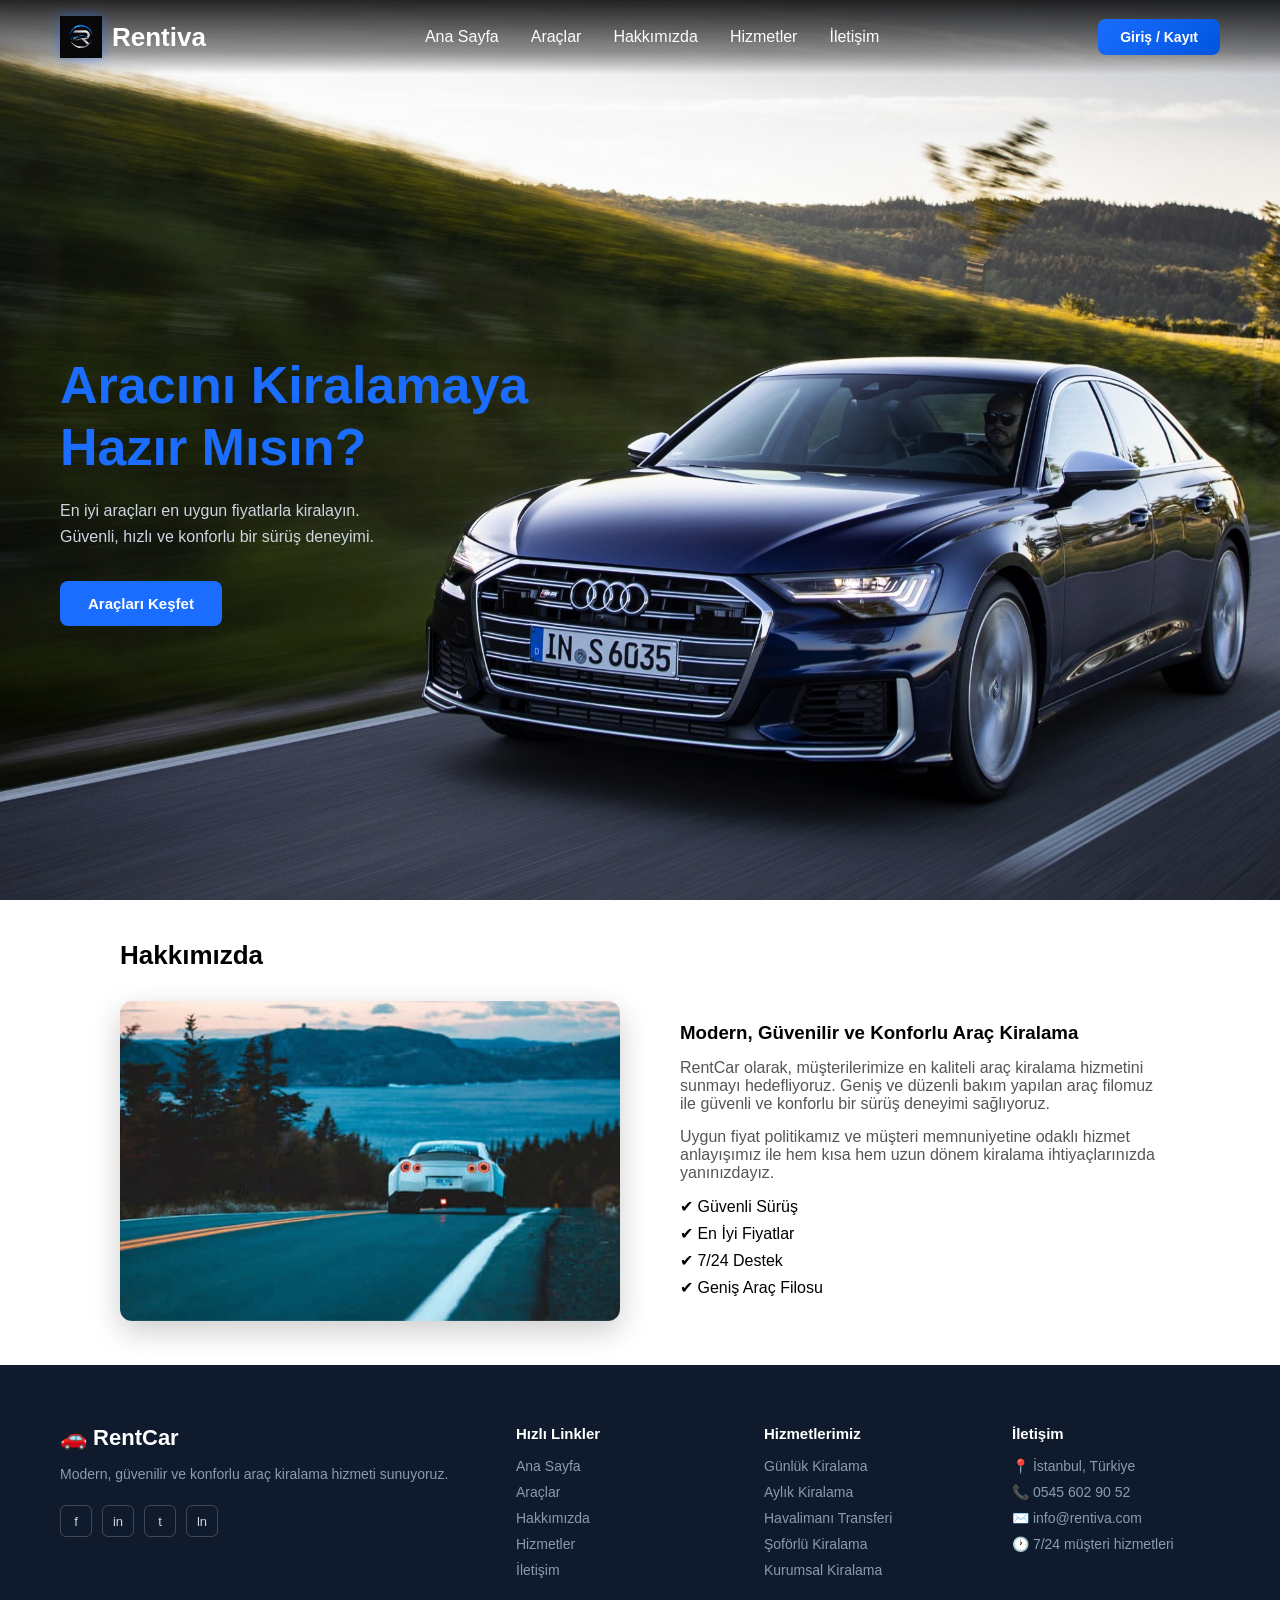
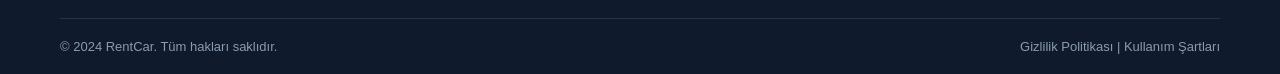
<file: frontend/index.html>
<!doctype html>
<html lang="tr">
  <head>
    <meta charset="UTF-8" />
    <meta name="viewport" content="width=device-width, initial-scale=1.0" />
    <title>RentCar</title>
    <link rel="stylesheet" href="css/style.css" />
    <link
      rel="stylesheet"
      href="https://cdnjs.cloudflare.com/ajax/libs/font-awesome/6.5.0/css/all.min.css"
    />
  </head>
  <body>
    <!-- NAVBAR -->
    <nav class="navbar">
      <div class="navbar-logo">
        <img src="image/logo.png" alt="logo" />
        <span>Rentiva</span>
      </div>

      <ul class="navbar-links">
        <li><a href="#">Ana Sayfa</a></li>
        <li><a href="araclar.html">Araçlar</a></li>
        <li><a href="#hakkimizda">Hakkımızda</a></li>
        <li><a href="#hakkimizda">Hizmetler</a></li>
        <li><a href="#iletisim">İletişim</a></li>
      </ul>

      <div class="navbar-buttons" id="navbarButtons">
        <!-- JS tarafından doldurulur -->
      </div>
    </nav>

    <!-- HERO -->
    <section class="hero">
      <div class="hero-content">
        <h1>
          Aracını Kiralamaya <br />
          Hazır <span>Mısın?</span>
        </h1>
        <p>
          En iyi araçları en uygun fiyatlarla kiralayın. <br />
          Güvenli, hızlı ve konforlu bir sürüş deneyimi.
        </p>
        <a href="araclar.html" class="btn-hero">Araçları Keşfet</a>
      </div>
    </section>

    <section class="about-wrapper" id="hakkimizda">
      <h2 class="section-title">Hakkımızda</h2>
      <div class="about">
        <div class="about-image">
          <img src="image/aboutfoto2.jpg" alt="" />
        </div>
        <div class="about-content">
          <h3>Modern, Güvenilir ve Konforlu Araç Kiralama</h3>
          <p>
            RentCar olarak, müşterilerimize en kaliteli araç kiralama hizmetini
            sunmayı hedefliyoruz. Geniş ve düzenli bakım yapılan araç filomuz
            ile güvenli ve konforlu bir sürüş deneyimi sağlıyoruz.
          </p>
          <p>
            Uygun fiyat politikamız ve müşteri memnuniyetine odaklı hizmet
            anlayışımız ile hem kısa hem uzun dönem kiralama ihtiyaçlarınızda
            yanınızdayız.
          </p>
          <ul class="about-features">
            <li>✔ Güvenli Sürüş</li>
            <li>✔ En İyi Fiyatlar</li>
            <li>✔ 7/24 Destek</li>
            <li>✔ Geniş Araç Filosu</li>
          </ul>
        </div>
      </div>
    </section>

    <!-- FOOTER -->
    <footer class="footer" id="iletisim">
      <div class="footer-icerik">
        <div class="footer-logo">
          <span class="footer-logo-text">🚗 RentCar</span>
          <p>Modern, güvenilir ve konforlu araç kiralama hizmeti sunuyoruz.</p>
          <div class="sosyal-medya">
            <a href="#">f</a>
            <a href="#">in</a>
            <a href="#">t</a>
            <a href="#">ln</a>
          </div>
        </div>
        <div class="footer-kolon">
          <h4>Hızlı Linkler</h4>
          <ul>
            <li><a href="#">Ana Sayfa</a></li>
            <li><a href="araclar.html">Araçlar</a></li>
            <li><a href="#hakkimizda">Hakkımızda</a></li>
            <li><a href="#">Hizmetler</a></li>
            <li><a href="#iletisim">İletişim</a></li>
          </ul>
        </div>
        <div class="footer-kolon">
          <h4>Hizmetlerimiz</h4>
          <ul>
            <li><a href="#">Günlük Kiralama</a></li>
            <li><a href="#">Aylık Kiralama</a></li>
            <li><a href="#">Havalimanı Transferi</a></li>
            <li><a href="#">Şoförlü Kiralama</a></li>
            <li><a href="#">Kurumsal Kiralama</a></li>
          </ul>
        </div>
        <div class="footer-kolon">
          <h4>İletişim</h4>
          <ul>
            <li>📍 İstanbul, Türkiye</li>
            <li>📞 0545 602 90 52</li>
            <li>✉️ info@rentiva.com</li>
            <li>🕐 7/24 müşteri hizmetleri</li>
          </ul>
        </div>
      </div>
      <div class="footer-alt">
        <span>© 2024 RentCar. Tüm hakları saklıdır.</span>
        <span>
          <a href="#">Gizlilik Politikası</a> |
          <a href="#">Kullanım Şartları</a>
        </span>
      </div>
    </footer>

    <script>
      // Navbar scroll efekti
      window.addEventListener("scroll", () => {
        const navbar = document.querySelector(".navbar");
        if (window.scrollY > 50) {
          navbar.classList.add("scrolled");
        } else {
          navbar.classList.remove("scrolled");
        }
      });

      // Token kontrolü → navbar butonunu belirle
      function navbarGuncelle() {
        const token = localStorage.getItem("token");
        const navbarButtons = document.getElementById("navbarButtons");

        if (token) {
          navbarButtons.innerHTML = `
          <a href="rezervasyonlarim.html" class="auth-btn" style="background:transparent; border:1px solid rgba(255,255,255,0.3);">Rezervasyonlarım</a>
          <button onclick="cikisYap()" class="auth-btn">Çıkış Yap</button>
        `;
        } else {
          navbarButtons.innerHTML = `
          <a href="login.html" class="auth-btn">Giriş / Kayıt</a>
        `;
        }
      }

      function cikisYap() {
        localStorage.clear();
        window.location.href = "login.html";
      }

      navbarGuncelle();
    </script>
  </body>
</html>
</file>
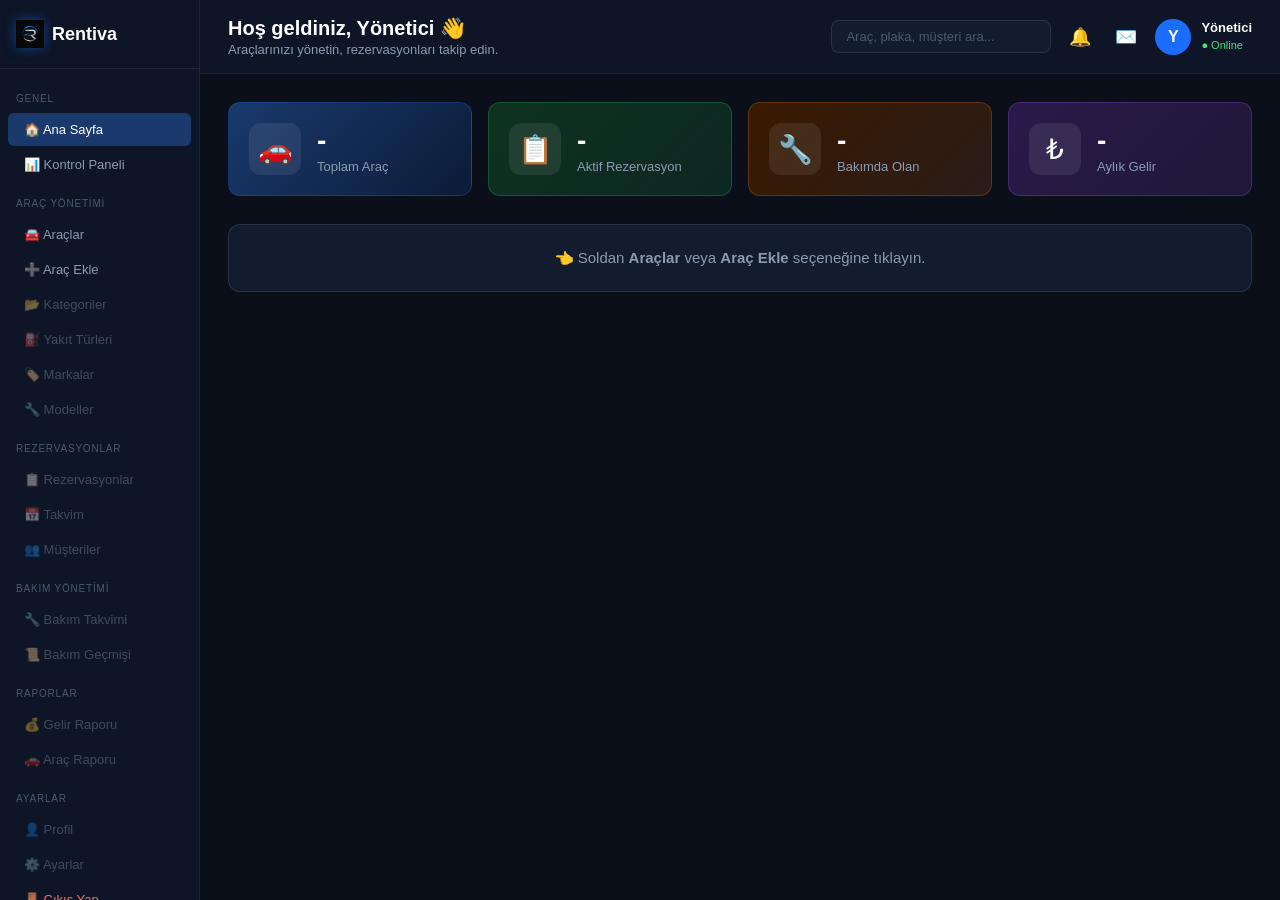
<file: frontend/admin.html>
<!doctype html>
<html lang="tr">
  <head>
    <meta charset="UTF-8" />
    <meta name="viewport" content="width=device-width, initial-scale=1.0" />
    <title>Rentiva - Yönetici Paneli</title>
    <link rel="stylesheet" href="css/admin.css" />
  </head>
  <body>
    <div class="admin-layout">
      <!-- SIDEBAR -->
      <aside class="sidebar">
        <div class="sidebar-logo">
          <img
            src="image/logo.png"
            alt="logo"
            style="
              width: 28px;
              height: 28px;
              filter: drop-shadow(0 0 6px rgba(26, 109, 255, 0.5));
            "
          />
          <strong>Rentiva</strong>
        </div>

        <div class="sidebar-section-label">GENEL</div>
        <nav class="sidebar-nav">
          <a href="#" class="nav-item active" onclick="showSection('dashboard')"
            >🏠 Ana Sayfa</a
          >
          <a href="#" class="nav-item" onclick="showSection('dashboard')"
            >📊 Kontrol Paneli</a
          >
        </nav>

        <div class="sidebar-section-label">ARAÇ YÖNETİMİ</div>
        <nav class="sidebar-nav">
          <a href="#" class="nav-item" onclick="showSection('araclar')"
            >🚘 Araçlar</a
          >
          <a href="#" class="nav-item" onclick="showSection('arac-ekle')"
            >➕ Araç Ekle</a
          >
          <a href="#" class="nav-item disabled">📂 Kategoriler</a>
          <a href="#" class="nav-item disabled">⛽ Yakıt Türleri</a>
          <a href="#" class="nav-item disabled">🏷️ Markalar</a>
          <a href="#" class="nav-item disabled">🔧 Modeller</a>
        </nav>

        <div class="sidebar-section-label">REZERVASYONLAR</div>
        <nav class="sidebar-nav">
          <a href="#" class="nav-item disabled">📋 Rezervasyonlar</a>
          <a href="#" class="nav-item disabled">📅 Takvim</a>
          <a href="#" class="nav-item disabled">👥 Müşteriler</a>
        </nav>

        <div class="sidebar-section-label">BAKIM YÖNETİMİ</div>
        <nav class="sidebar-nav">
          <a href="#" class="nav-item disabled">🔧 Bakım Takvimi</a>
          <a href="#" class="nav-item disabled">📜 Bakım Geçmişi</a>
        </nav>

        <div class="sidebar-section-label">RAPORLAR</div>
        <nav class="sidebar-nav">
          <a href="#" class="nav-item disabled">💰 Gelir Raporu</a>
          <a href="#" class="nav-item disabled">🚗 Araç Raporu</a>
        </nav>

        <div class="sidebar-section-label">AYARLAR</div>
        <nav class="sidebar-nav">
          <a href="#" class="nav-item disabled">👤 Profil</a>
          <a href="#" class="nav-item disabled">⚙️ Ayarlar</a>
          <a href="login.html" class="nav-item logout">🚪 Çıkış Yap</a>
        </nav>
      </aside>

      <!-- ANA İÇERİK -->
      <div class="main-content">
        <!-- ÜST BAR -->
        <header class="topbar">
          <div class="topbar-left">
            <h2 id="pageTitle">Hoş geldiniz, Yönetici 👋</h2>
            <p id="pageSubtitle">
              Araçlarınızı yönetin, rezervasyonları takip edin.
            </p>
          </div>
          <div class="topbar-right">
            <input
              type="text"
              placeholder="Araç, plaka, müşteri ara..."
              class="search-input"
            />
            <button class="icon-btn">🔔</button>
            <button class="icon-btn">✉️</button>
            <div class="admin-profile">
              <div class="avatar">Y</div>
              <div>
                <strong>Yönetici</strong>
                <span class="online">● Online</span>
              </div>
            </div>
          </div>
        </header>

        <!-- DASHBOARD -->
        <section id="section-dashboard" class="section">
          <div class="stat-cards">
            <div class="stat-card blue">
              <div class="stat-icon">🚗</div>
              <div>
                <div class="stat-value" id="statToplam">-</div>
                <div class="stat-label">Toplam Araç</div>
              </div>
            </div>
            <div class="stat-card green">
              <div class="stat-icon">📋</div>
              <div>
                <div class="stat-value">-</div>
                <div class="stat-label">Aktif Rezervasyon</div>
              </div>
            </div>
            <div class="stat-card orange">
              <div class="stat-icon">🔧</div>
              <div>
                <div class="stat-value">-</div>
                <div class="stat-label">Bakımda Olan</div>
              </div>
            </div>
            <div class="stat-card purple">
              <div class="stat-icon">₺</div>
              <div>
                <div class="stat-value">-</div>
                <div class="stat-label">Aylık Gelir</div>
              </div>
            </div>
          </div>

          <div class="dashboard-hint">
            <p>
              👈 Soldan <strong>Araçlar</strong> veya
              <strong>Araç Ekle</strong> seçeneğine tıklayın.
            </p>
          </div>
        </section>

        <!-- ARAÇ EKLE -->
        <section id="section-arac-ekle" class="section" style="display: none">
          <div class="section-card">
            <h3>Yeni Araç Ekle</h3>
            <p class="section-desc">
              Araç bilgilerini girerek sisteme kaydedin.
            </p>

            <div class="form-tabs">
              <button
                class="form-tab active"
                onclick="switchFormTab(this, 'arac-bilgileri')"
              >
                Araç Bilgileri
              </button>
              <button
                class="form-tab"
                onclick="switchFormTab(this, 'teknik-bilgiler')"
              >
                Teknik Bilgiler
              </button>
              <button
                class="form-tab"
                onclick="switchFormTab(this, 'ek-ozellikler')"
              >
                Ek Özellikler
              </button>
            </div>

            <!-- ARAÇ BİLGİLERİ -->
            <div id="tab-arac-bilgileri" class="form-tab-content">
              <div class="form-grid-3">
                <div class="input-group">
                  <label>Plaka *</label>
                  <input type="text" id="plaka" placeholder="34 ABC 123" />
                </div>
                <div class="input-group">
                  <label>Marka *</label>
                  <select id="marka">
                    <option value="">Seçiniz</option>
                    <option>BMW</option>
                    <option>Mercedes</option>
                    <option>Audi</option>
                    <option>Volkswagen</option>
                    <option>Toyota</option>
                    <option>Honda</option>
                    <option>Renault</option>
                    <option>Ford</option>
                    <option>Hyundai</option>
                    <option>Kia</option>
                  </select>
                </div>
                <div class="input-group">
                  <label>Model *</label>
                  <input type="text" id="model_adi" placeholder="3.20i" />
                </div>
                <div class="input-group">
                  <label>Kategori *</label>
                  <select id="kategori">
                    <option value="">Seçiniz</option>
                    <option>Sedan</option>
                    <option>Hatchback</option>
                    <option>SUV</option>
                    <option>Coupe</option>
                    <option>Minivan</option>
                    <option>Pickup</option>
                  </select>
                </div>
                <div class="input-group">
                  <label>Yakıt Türü *</label>
                  <select id="yakit_turu">
                    <option value="">Seçiniz</option>
                    <option>Benzin</option>
                    <option>Dizel</option>
                    <option>Elektrik</option>
                    <option>Hibrit</option>
                    <option>LPG</option>
                  </select>
                </div>
                <div class="input-group">
                  <label>Vites Türü *</label>
                  <select id="vites_turu">
                    <option value="">Seçiniz</option>
                    <option>Otomatik</option>
                    <option>Manuel</option>
                    <option>Yarı Otomatik</option>
                  </select>
                </div>
                <div class="input-group">
                  <label>Yıl *</label>
                  <input
                    type="number"
                    id="yil"
                    placeholder="2024"
                    min="2000"
                    max="2030"
                  />
                </div>
                <div class="input-group">
                  <label>Günlük Ücret (₺) *</label>
                  <input type="number" id="gunluk_ucret" placeholder="2500" />
                </div>
                <div class="input-group">
                  <label>Araç Durumu *</label>
                  <select id="durum">
                    <option value="uygun">Uygun</option>
                    <option value="rezerve">Rezerve</option>
                    <option value="bakimda">Bakımda</option>
                  </select>
                </div>
              </div>
              <div class="input-group full-width">
                <label>Açıklama</label>
                <textarea
                  id="aciklama"
                  placeholder="Araç hakkında açıklama giriniz..."
                  rows="3"
                ></textarea>
              </div>
              <div class="input-group full-width">
  <label>Araç Görseli</label>
  <input
    type="file"
    id="vehicleImage"
    accept="image/*"
  />
</div>
            </div>

            
            <!-- TEKNİK BİLGİLER -->
            <div
              id="tab-teknik-bilgiler"
              class="form-tab-content"
              style="display: none"
            >
              <div class="form-grid-3">
                <div class="input-group">
                  <label>Airbag Sayısı</label>
                  <input type="number" id="airbag_sayisi" placeholder="6" />
                </div>
              </div>
              <p class="coming-soon">
                Diğer teknik bilgiler yakında eklenecek.
              </p>
            </div>

            <!-- EK ÖZELLİKLER -->
            <div
              id="tab-ek-ozellikler"
              class="form-tab-content"
              style="display: none"
            >
              <div class="checkbox-grid">
                <label class="checkbox-item">
                  <input type="checkbox" id="klima" /> ❄️ Klima
                </label>
                <label class="checkbox-item">
                  <input type="checkbox" id="cocuk_koltugu" /> 👶 Çocuk Koltuğu
                </label>
                <label class="checkbox-item">
                  <input type="checkbox" id="apple_carplay" /> 📱 Apple CarPlay
                </label>
                <label class="checkbox-item">
                  <input type="checkbox" id="geri_kamera" /> 📷 Geri Görüş
                  Kamerası
                </label>
                <label class="checkbox-item">
                  <input type="checkbox" id="bluetooth" /> 🎵 Bluetooth
                </label>
                <label class="checkbox-item">
                  <input type="checkbox" id="navigasyon" /> 🗺️ Navigasyon
                </label>
              </div>
            </div>

            <div class="form-actions">
              <button class="btn-temizle" onclick="temizleForm()">
                🔄 Temizle
              </button>
              <button class="btn-kaydet" onclick="aracEkle()">
                🔧 Araç Kaydet
              </button>
            </div>
          </div>
        </section>

        <!-- ARAÇ LİSTESİ -->
        <section id="section-araclar" class="section" style="display: none">
          <div class="section-card">
            <div class="list-header">
              <h3>Araç Listesi</h3>
              <div class="list-actions">
                <input
                  type="text"
                  placeholder="Araç ara..."
                  class="search-input"
                  oninput="araclariFiltrele(this.value)"
                />
                <button class="btn-kaydet" onclick="showSection('arac-ekle')">
                  ➕ Yeni Araç
                </button>
              </div>
            </div>

            <div class="table-wrapper">
              <table class="arac-table">
                <thead>
                  <tr>
  <th>Foto</th>
  <th>Plaka</th>
  <th>Araç</th>
  <th>Kategori</th>
  <th>Yakıt</th>
  <th>Vites</th>
  <th>Yıl</th>
  <th>Günlük Ücret</th>
  <th>Durum</th>
  <th>İşlemler</th>
</tr>
                </thead>
                <tbody id="aracTableBody">
                  <tr>
                    <td colspan="10" class="empty-row">Henüz araç eklenmedi.</td>
                  </tr>
                </tbody>
              </table>
            </div>
          </div>
        </section>
      </div>
    </div>

    <script src="js/admin.js"></script>
  </body>
</html>
</file>
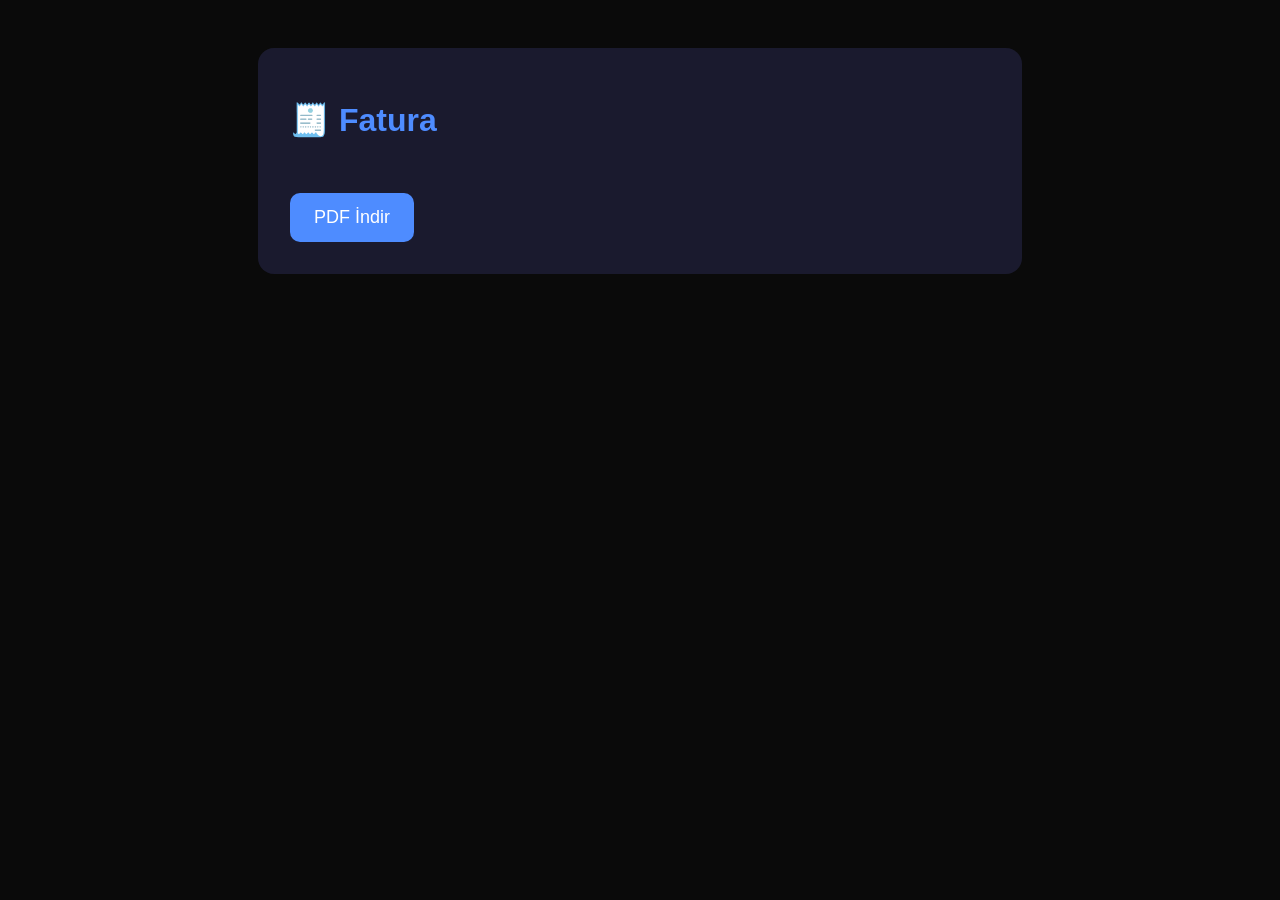
<file: frontend/fatura.html>
<!DOCTYPE html>
<html lang="tr">
<head>
<meta charset="UTF-8">
<title>Fatura</title>

<style>

body{
    background:#0a0a0a;
    color:white;
    font-family:Arial;
    padding:40px;
}

.fatura{
    background:#1a1a2e;
    padding:32px;
    border-radius:16px;
    max-width:700px;
    margin:auto;
}

h1{
    color:#4e8cff;
}

.satir{
    margin-top:18px;
    font-size:20px;
}

button{
    margin-top:32px;
    padding:14px 24px;
    border:none;
    border-radius:10px;
    background:#4e8cff;
    color:white;
    font-size:18px;
    cursor:pointer;
}

</style>
</head>

<body>

<div class="fatura">

    <h1>🧾 Fatura</h1>

    <div id="faturaDetay"></div>

    <button onclick="window.print()">

        PDF İndir

    </button>

</div>

<script>

async function faturayiGetir(){

    const invoiceId = 1;

    const response = await fetch(
        `http://localhost:8080/api/invoices/${invoiceId}`
    );

    const data = await response.json();

    document.getElementById(
        "faturaDetay"
    ).innerHTML = `

        <div class="satir">
        Fatura No:
        ${data.invoiceNo}
        </div>

        <div class="satir">
        Tarih:
        ${data.invoiceDate}
        </div>

        <div class="satir">
        Tutar:
        ₺${data.invoiceAmount}
        </div>

        <div class="satir">
        Durum:
        ${data.invoiceStatus}
        </div>

    `;
}

faturayiGetir();

</script>

</body>
</html>
</file>
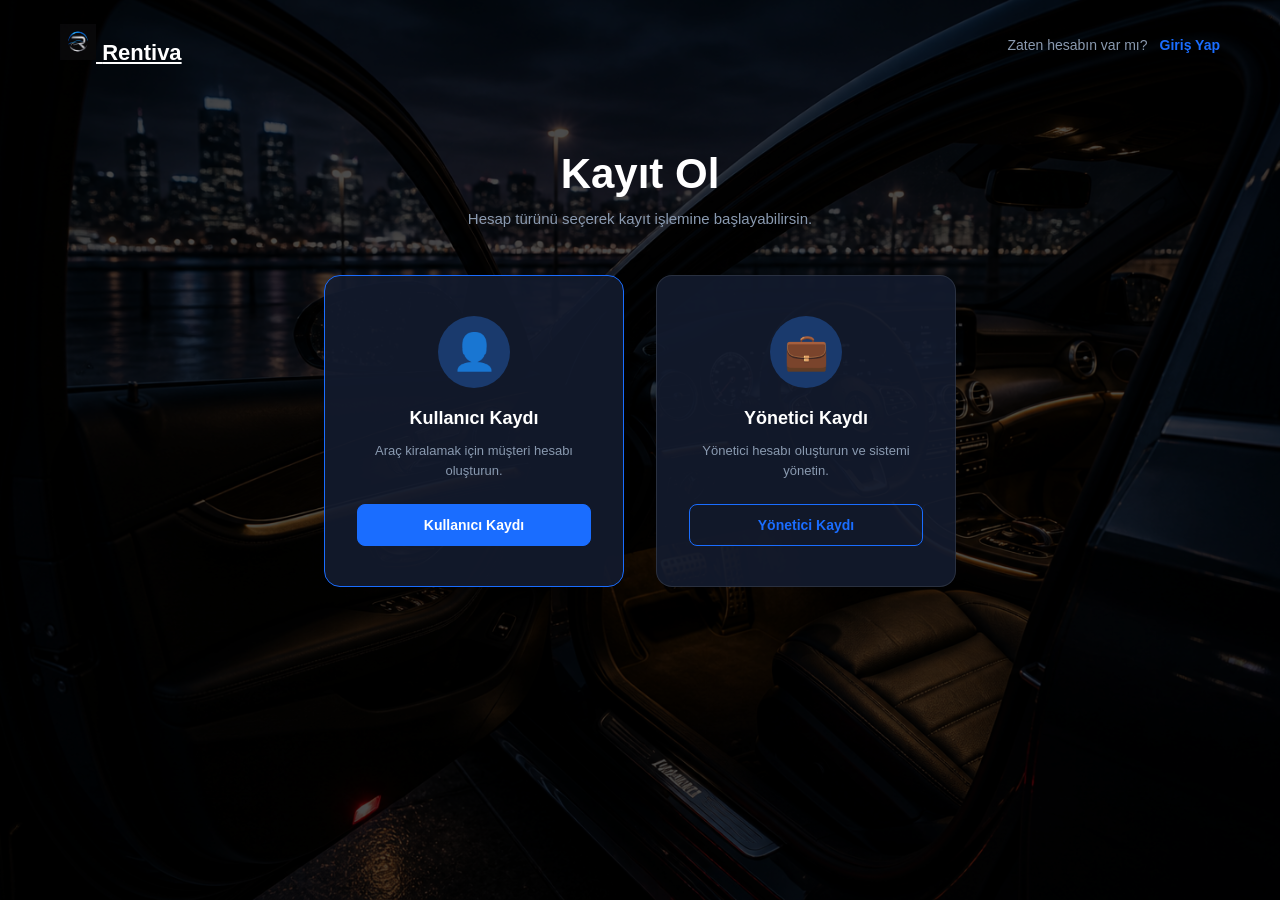
<file: frontend/register.html>
<!DOCTYPE html>
<html lang="tr">
<head>
  <meta charset="UTF-8">
  <meta name="viewport" content="width=device-width, initial-scale=1.0">
  <title>RentCar - Kayıt Ol</title>
  <link rel="stylesheet" href="css/register.css">
</head>
<body>
 
  <!-- ÜSTTE SEÇIM EKRANI -->
   
  <div class="register-page" id="selectionScreen">
    <div class="register-bg">
      <div class="register-bg-overlay"></div>
    </div>
 
 <div class="register-top-bar">
 <a href="index.html" class="logo">
  <img src="image/logo.png" alt="logo" style="width:36px; height:36px; object-fit:contain;">
  <span>Rentiva</span>
</a>
  
  <div class="top-bar-right">
    <span>Zaten hesabın var mı?</span>
    <a href="login.html">Giriş Yap</a>
  </div>
</div>

    <div class="selection-content">
      <h1>Kayıt Ol</h1>
      <p>Hesap türünü seçerek kayıt işlemine başlayabilirsin.</p>
 
      <div class="selection-cards">
        <div class="selection-card active" onclick="selectType('kullanici')">
          <div class="card-icon">👤</div>
          <h3>Kullanıcı Kaydı</h3>
          <p>Araç kiralamak için müşteri hesabı oluşturun.</p>
          <button class="btn-select active" id="btnKullanici">Kullanıcı Kaydı</button>
        </div>
 
        <div class="selection-card" onclick="selectType('yonetici')">
          <div class="card-icon">💼</div>
          <h3>Yönetici Kaydı</h3>
          <p>Yönetici hesabı oluşturun ve sistemi yönetin.</p>
          <button class="btn-select" id="btnYonetici">Yönetici Kaydı</button>
        </div>
      </div>
    </div>
  </div>
 
  <!-- KULLANICI FORMU -->
  <div class="form-screen" id="kullaniciForm" style="display:none;">
    <div class="form-bg">
      <div class="form-bg-overlay"></div>
    </div>
 
    <div class="form-container">
      <button class="btn-back" onclick="goBack()">← Geri Dön</button>
 
      <h2>Kullanıcı Kaydı</h2>
      <p class="form-subtitle">Lütfen bilgilerinizi eksiksiz doldurun.</p>
 
      <div class="form-body">
        <h3 class="section-title">Kişisel Bilgiler</h3>
      <div class="form-grid">
  <div class="input-group">
    <label>Ad Soyad</label>
    <input type="text" id="k_adsoyad" placeholder="Adınızı ve soyadınızı giriniz">
  </div>
  <div class="input-group">
    <label>TC Kimlik No</label>
    <input type="text" id="k_tc" placeholder="TC kimlik numaranızı giriniz" maxlength="11">
  </div>
  <div class="input-group">
    <label>Telefon</label>
    <input type="tel" id="k_telefon" placeholder="Telefon numaranızı giriniz">
  </div>
  <div class="input-group">
    <label>E-posta</label>
    <input type="email" id="k_email" placeholder="E-posta adresinizi giriniz">
  </div>
  <div class="input-group">
    <label>Şifre</label>
    <div class="input-with-eye">
      <input type="password" id="k_sifre" placeholder="Şifrenizi belirleyiniz">
      <span onclick="togglePass('k_sifre')">👁️</span>
    </div>
  </div>
  <div class="input-group">
    <label>Şifre Tekrar</label>
    <input type="password" id="k_sifre2" placeholder="Şifrenizi tekrar giriniz">
  </div>
</div>
 
        <h3 class="section-title">Ehliyet Bilgileri</h3>
        <div class="form-grid">
          <div class="input-group">
            <label>Ehliyet No</label>
            <input type="text" id="k_ehliyet" placeholder="Ehliyet numaranızı giriniz">
          </div>
          <div class="input-group">
            <label>Ehliyet Görseli</label>
            <div class="file-upload" onclick="document.getElementById('k_ehliyet_file').click()">
              <input type="file" id="k_ehliyet_file" accept=".jpg,.png" style="display:none" onchange="showFileName(this)">
              <div class="file-upload-inner" id="k_file_label">
                <span class="file-icon">⬆️</span>
                <span>Ehliyet görselinizi yükleyiniz<br><small>(JPG, PNG)</small></span>
              </div>
            </div>
          </div>
        </div>
 
        <button class="btn-submit" onclick="registerKullanici()">Kaydı Tamamla</button>
      </div>
    </div>
  </div>
 
  <!-- YÖNETİCİ FORMU -->
  <div class="form-screen" id="yoneticiForm" style="display:none;">
    <div class="form-bg">
      <div class="form-bg-overlay"></div>
    </div>
 
    <div class="form-container">
      <button class="btn-back" onclick="goBack()">← Geri Dön</button>
 
      <h2>Yönetici Kaydı</h2>
      <p class="form-subtitle">Lütfen bilgilerinizi eksiksiz doldurun.</p>
 
      <div class="form-body">
        <h3 class="section-title">Kişisel Bilgiler</h3>
    <div class="form-grid">
  <div class="input-group">
    <label>Ad Soyad</label>
    <input type="text" id="y_adsoyad" placeholder="Adınızı ve soyadınızı giriniz">
  </div>
  <div class="input-group">
    <label>TC Kimlik No</label>
    <input type="text" id="y_tc" placeholder="TC kimlik numaranızı giriniz" maxlength="11">
  </div>
  <div class="input-group">
    <label>Telefon</label>
    <input type="tel" id="y_telefon" placeholder="Telefon numaranızı giriniz">
  </div>
  <div class="input-group">
    <label>E-posta</label>
    <input type="email" id="y_email" placeholder="E-posta adresinizi giriniz">
  </div>
  <div class="input-group">
    <label>Şifre</label>
    <div class="input-with-eye">
      <input type="password" id="y_sifre" placeholder="Şifrenizi belirleyiniz">
      <span onclick="togglePass('y_sifre')">👁️</span>
    </div>
  </div>
  <div class="input-group">
    <label>Şifre Tekrar</label>
    <input type="password" id="y_sifre2" placeholder="Şifrenizi tekrar giriniz">
  </div>
</div>
 
        <h3 class="section-title">Şirket Bilgileri</h3>
        <div class="form-grid">
  <div class="input-group">
    <label>Şirket Adı</label>
    <input type="text" id="y_sirket" placeholder="Şirket adınızı giriniz">
  </div>
  <div class="input-group">
    <label>Vergi No</label>
    <input type="text" id="y_vergino" placeholder="Vergi numaranızı giriniz">
  </div>
  <div class="input-group">
    <label>Şirket Telefonu</label>
    <input type="tel" id="y_sirket_tel" placeholder="Şirket telefon numarası">
  </div>
  <div class="input-group">
  <label>İl</label>
  <input type="text" id="y_city" placeholder="İl giriniz">
</div>

<div class="input-group">
  <label>İlçe</label>
  <input type="text" id="y_district" placeholder="İlçe giriniz">
</div>
<div class="input-group">
  <label>Mahalle</label>
  <input type="text" id="y_neighborhood" placeholder="Mahalle giriniz">
</div>
<div class="input-group">
  <label>Sokak</label>
  <input type="text" id="y_street" placeholder="Sokak giriniz">
</div>
<div class="input-group">
  <label>Bina No</label>
  <input type="text" id="y_buildingNo" placeholder="Bina no giriniz">
</div>
<div class="input-group">
  <label>Şirket E-postası</label>
  <input type="email" id="y_companyEmail" placeholder="Şirket e-posta adresi">
</div>
</div>
 
        <h3 class="section-title">Görev Bilgileri</h3>
        <div class="form-grid">
          <div class="input-group full-width">
            <label>Görev</label>
            <select id="y_gorev">
              <option value="">Görevinizi seçiniz</option>
              <option value="mudur">Müdür</option>
              <option value="supervisor">Supervisor</option>
              <option value="staff">Personel</option>
            </select>
          </div>
        </div>
 
        <button class="btn-submit" onclick="registerYonetici()">Kaydı Tamamla</button>
      </div>
    </div>
  </div>
 
  <script src="js/register.js"></script>
</body>
</html>
</file>
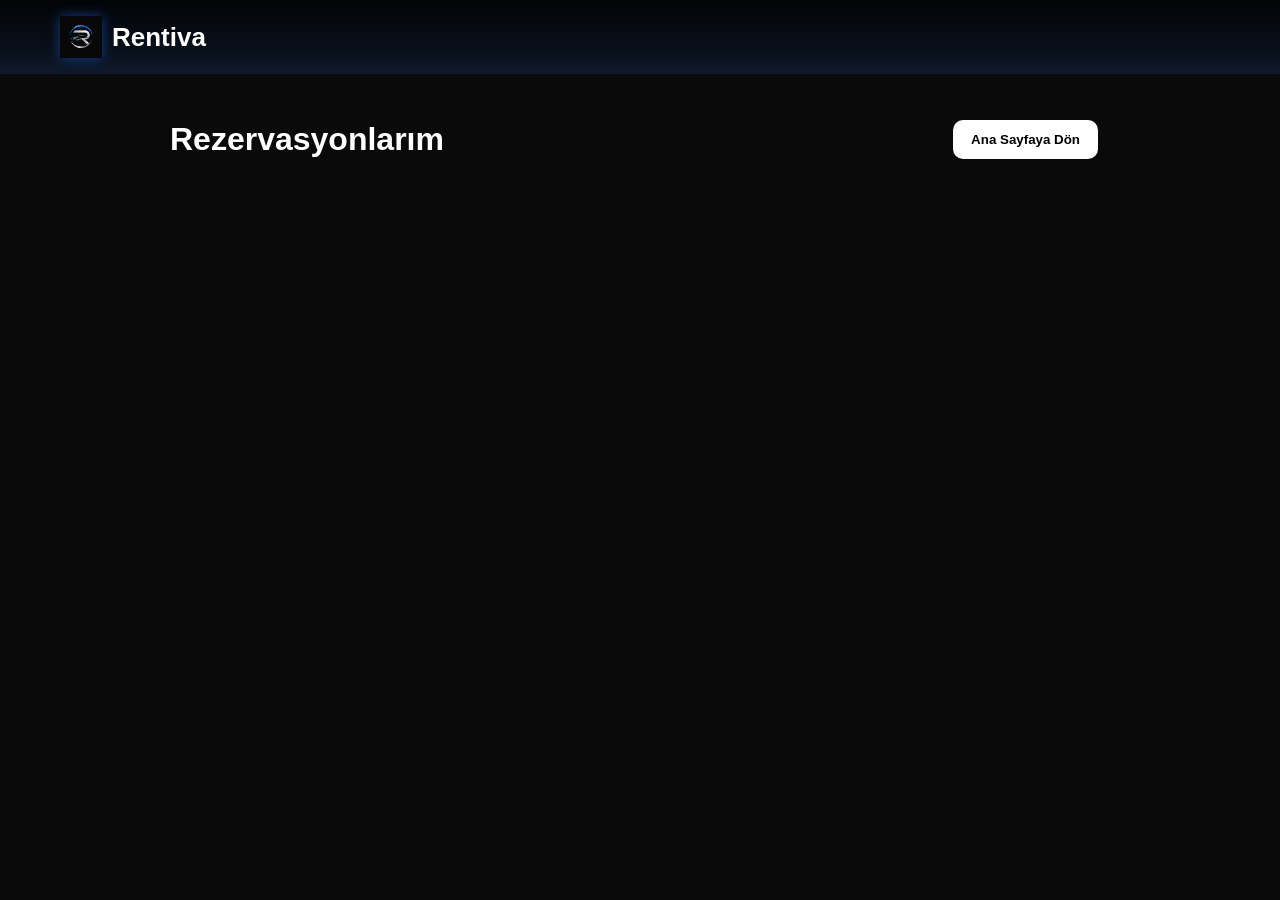
<file: frontend/rezervasyonlarim.html>
<!doctype html>
<html lang="tr">

<head>
  <meta charset="UTF-8">
  <meta name="viewport"
        content="width=device-width, initial-scale=1.0">

  <title>Rezervasyonlarım</title>

  <link rel="stylesheet" href="css/style.css">

  <style>

    body{
      background:#0a0a0a;
      color:white;
      font-family:Arial;
      padding-top:90px;
    }

    .container{
      max-width:1000px;
      margin:auto;
      padding:30px;
    }

    .ust{
      display:flex;
      justify-content:space-between;
      align-items:center;
      margin-bottom:30px;
    }

    .kart{
      background:#1a1a2e;
      border-radius:16px;
      padding:24px;
      margin-bottom:24px;
      display:flex;
      gap:24px;
      align-items:flex-start;
    }

    .kart img{
      width:260px;
      border-radius:12px;
    }

    .bilgi{
      flex:1;
    }

    .bilgi h2{
      margin-bottom:16px;
      color:#4e8cff;
    }

    .bilgi p{
      margin-bottom:10px;
      color:#ddd;
    }

    .fiyat{
      font-size:26px;
      font-weight:bold;
      margin-top:14px;
      color:white;
    }

    .btnlar{
      margin-top:20px;
    }

    button{
      padding:12px 18px;
      border:none;
      border-radius:10px;
      cursor:pointer;
      margin-right:12px;
      font-weight:bold;
    }

    .iptal{
      background:#ff4d4d;
      color:white;
    }

    .fatura{
      background:#4e8cff;
      color:white;
    }

    .anasayfa{
      background:white;
      color:black;
    }

  </style>

</head>

<body>

<nav class="navbar scrolled">

  <div class="navbar-logo">
    <img src="image/logo.png">
    <span>Rentiva</span>
  </div>

</nav>

<div class="container">

  <div class="ust">

    <h1>Rezervasyonlarım</h1>

    <button class="anasayfa"
            onclick="anasayfa()">

      Ana Sayfaya Dön

    </button>

  </div>

  <div id="rezervasyonlar"></div>

</div>

<script>

async function rezervasyonlariGetir(){

  const userId = 1;

  const response = await fetch(
    `http://localhost:8080/api/reservations/customer/${userId}`
  );

  const data = await response.json();

  const container =
    document.getElementById(
      "rezervasyonlar"
    );

  container.innerHTML = "";

  const aktifler =
    data.filter(
      r => r.status !== "CANCELLED"
    );

  if(aktifler.length === 0){

    container.innerHTML =
      "<p>Henüz rezervasyon yok.</p>";

    return;
  }

  aktifler.forEach(r => {

    container.innerHTML += `

      <div class="kart">

        <img
        src="http://127.0.0.1:5500/${r.vehicle.imageUrl}">

        <div class="bilgi">

          <h2>
            ${r.vehicle.plateNo}
          </h2>

          <p>
            Başlangıç:
            ${r.startDate}
          </p>

          <p>
            Bitiş:
            ${r.endDate}
          </p>

          <p>
            Durum:
            ${r.status}
          </p>

          <div class="fiyat">

            ₺${r.totalAmount}

          </div>

          <div class="btnlar">

            <button
            class="iptal"
            onclick="rezervasyonIptal(${r.id})">

              İptal Et

            </button>

            <button
            class="fatura"
            onclick="faturayaGit(${r.id})">

              Faturayı Gör

            </button>

          </div>

        </div>

      </div>

    `;
  });
}

async function rezervasyonIptal(id){

  const response = await fetch(
    `http://localhost:8080/api/reservations/${id}/cancel`,
    {
      method:"PUT"
    }
  );

  if(response.ok){

    alert("Rezervasyon iptal edildi");

    rezervasyonlariGetir();

  }else{

    alert("İşlem başarısız");
  }
}

function faturayaGit(id){

  localStorage.setItem(
    "invoiceId",
    1
  );

  window.location.href =
    "fatura.html";
}

function anasayfa(){

  window.location.href =
    "index.html";
}

rezervasyonlariGetir();

</script>

</body>
</html>
</file>
<file: frontend/css/style.css>
* {
  margin: 0;
  padding: 0;
  box-sizing: border-box;
  font-family: "Segoe UI", sans-serif;
}

html {
  scroll-behavior: smooth;
}

/* ===== NAVBAR ===== */
.navbar-logo span {
  font-size: 26px;
}

.navbar {
  display: flex;
  align-items: center;
  justify-content: space-between;
  padding: 16px 60px;
  position: fixed;
  top: 0;
  left: 0;
  right: 0;
  z-index: 1000;
  background: linear-gradient(
    to bottom,
    rgba(0, 0, 0, 0.85) 0%,
    rgba(0, 0, 0, 0.4) 70%,
    transparent 100%
  );
  transition: background-color 0.3s;
}

.navbar.scrolled {
  background-color: #0f1b2d;
}

.navbar-logo img {
  width: 42px;
  height: 42px;
  filter: drop-shadow(0 0 6px rgba(26, 109, 255, 0.5));
}

.navbar-logo {
  display: flex;
  align-items: center;
  gap: 10px;
  color: white;
  font-size: 20px;
  font-weight: 700;
}

.navbar-links {
  list-style: none;
  display: flex;
  gap: 32px;
}

.navbar-links a {
  color: rgb(252, 252, 252);
  text-decoration: none;
  border-bottom: none;
  padding-bottom: 4px;
  transition: border-bottom 0.2s;
}

.navbar-links a:hover {
  border-bottom: 2px solid rgb(253, 253, 253);
}

.navbar-buttons {
  display: flex;
  gap: 12px;
  align-items: center;
}

.auth-btn {
  padding: 10px 22px;
  border-radius: 8px;
  background: linear-gradient(135deg, #1a6dff, #0055dd);
  color: white;
  text-decoration: none;
  font-size: 14px;
  font-weight: 600;
  transition: 0.3s;
  border: none;
  cursor: pointer;
  font-family: "Segoe UI", sans-serif;
}

.auth-btn:hover {
  transform: translateY(-2px);
  box-shadow: 0 6px 15px rgba(26, 109, 255, 0.4);
}

/* ===== HERO ===== */
.hero {
  background-image: url("../image/aaaudi.jpeg");
  background-size: cover;
  background-position: center;
  min-height: 100vh;
  display: flex;
  align-items: center;
  padding: 0 60px;
  max-height: 100vh;
  padding-top: 80px;
  overflow: hidden;
}

.hero-content {
  max-width: 500px;
}

.hero-content h1 {
  font-size: 52px;
  font-weight: 800;
  color: #1a6dff;
  line-height: 1.2;
  margin-bottom: 20px;
}

.hero-content h1 span {
  color: #1a6dff;
}

.hero-content p {
  color: #cdd6e0;
  font-size: 16px;
  line-height: 1.6;
  margin-bottom: 32px;
}

.btn-hero {
  display: inline-block;
  background-color: #1a6dff;
  color: white;
  padding: 14px 28px;
  border-radius: 8px;
  text-decoration: none;
  font-size: 15px;
  font-weight: 600;
  transition: background-color 0.2s;
}

.btn-hero:hover {
  background-color: #0055dd;
}

/* ===== ABOUT ===== */
.about-wrapper {
  padding: 40px 120px;
}

.section-title {
  font-size: 26px;
  margin-bottom: 30px;
  font-weight: bold;
}

.about {
  display: flex;
  align-items: center;
  gap: 60px;
}

.about-image img {
  width: 500px;
  height: 320px;
  object-fit: cover;
  border-radius: 12px;
  box-shadow: 0 10px 30px rgba(0, 0, 0, 0.2);
}

.about-content {
  max-width: 500px;
}

.about-content h3 {
  margin-bottom: 15px;
}

.about-content p {
  margin-bottom: 15px;
  color: #555;
}

.about-features {
  list-style: none;
  padding: 0;
}

.about-features li {
  margin-bottom: 8px;
}

/* ===== FOOTER ===== */
.footer {
  background-color: #0f1b2d;
  padding: 60px 60px 0 60px;
  color: #cdd6e0;
}

.footer-icerik {
  display: grid;
  grid-template-columns: 2fr 1fr 1fr 1fr;
  gap: 40px;
  padding-bottom: 40px;
  border-bottom: 1px solid rgba(255, 255, 255, 0.1);
}

.footer-logo-text {
  font-size: 22px;
  font-weight: 700;
  color: white;
  display: block;
  margin-bottom: 12px;
}

.footer-logo p {
  font-size: 14px;
  line-height: 1.6;
  color: #8a9ab0;
  margin-bottom: 20px;
}

.sosyal-medya {
  display: flex;
  gap: 10px;
}

.sosyal-medya a {
  width: 32px;
  height: 32px;
  border: 1px solid rgba(255, 255, 255, 0.2);
  border-radius: 6px;
  color: #cdd6e0;
  text-decoration: none;
  display: flex;
  align-items: center;
  justify-content: center;
  font-size: 13px;
  transition: background-color 0.2s;
}

.sosyal-medya a:hover {
  background-color: rgba(255, 255, 255, 0.1);
}

.footer-kolon h4 {
  color: white;
  font-size: 15px;
  font-weight: 600;
  margin-bottom: 16px;
}

.footer-kolon ul {
  list-style: none;
  display: flex;
  flex-direction: column;
  gap: 10px;
}

.footer-kolon ul li {
  font-size: 14px;
  color: #8a9ab0;
}

.footer-kolon ul a {
  text-decoration: none;
  color: #8a9ab0;
  transition: color 0.2s;
}

.footer-kolon ul a:hover {
  color: white;
}

.footer-alt {
  display: flex;
  justify-content: space-between;
  align-items: center;
  padding: 20px 0;
  font-size: 13px;
  color: #8a9ab0;
}

.footer-alt a {
  color: #8a9ab0;
  text-decoration: none;
}

.footer-alt a:hover {
  color: white;
}

/* ===== GENEL BUTON (araclar.html için) ===== */
.btn-solid {
  padding: 10px 22px;
  border-radius: 8px;
  background: linear-gradient(135deg, #1a6dff, #0055dd);
  color: white;
  font-size: 14px;
  font-weight: 600;
  border: none;
  cursor: pointer;
  transition: 0.3s;
  font-family: "Segoe UI", sans-serif;
}

.btn-solid:hover {
  transform: translateY(-2px);
  box-shadow: 0 6px 15px rgba(26, 109, 255, 0.4);
}
</file>
<file: frontend/css/admin.css>
* {
  margin: 0;
  padding: 0;
  box-sizing: border-box;
  font-family: "Segoe UI", sans-serif;
}

body {
  background-color: #0a0f1a;
  color: white;
  height: 100vh;
  overflow: hidden;
}

/* ===== LAYOUT ===== */
.admin-layout {
  display: flex;
  height: 100vh;
}

/* ===== SIDEBAR ===== */
.sidebar {
  width: 200px;
  min-width: 200px;
  background-color: #0d1526;
  border-right: 1px solid rgba(255, 255, 255, 0.07);
  display: flex;
  flex-direction: column;
  gap: 4px;
  padding: 20px 0;
  overflow-y: auto;
}

.sidebar-logo {
  display: flex;
  align-items: center;
  gap: 8px;
  padding: 0 16px 20px;
  font-size: 18px;
  font-weight: 700;
  color: white;
  border-bottom: 1px solid rgba(255, 255, 255, 0.07);
  margin-bottom: 8px;
}

.sidebar-section-label {
  font-size: 10px;
  color: #4a5a70;
  padding: 12px 16px 4px;
  letter-spacing: 0.8px;
}

.sidebar-nav {
  display: flex;
  flex-direction: column;
}

.nav-item {
  display: flex;
  align-items: center;
  gap: 8px;
  padding: 9px 16px;
  font-size: 13px;
  color: #8a9ab0;
  text-decoration: none;
  border-radius: 6px;
  margin: 1px 8px;
  transition: all 0.2s;
  cursor: pointer;
}

.nav-item:hover {
  background-color: rgba(255, 255, 255, 0.05);
  color: white;
}

.nav-item.active {
  background-color: #1a3a6d;
  color: white;
}

.nav-item.disabled {
  opacity: 0.4;
  pointer-events: none;
}

.nav-item.logout {
  color: #ff6b6b;
}

.nav-item.logout:hover {
  background-color: rgba(255, 100, 100, 0.1);
}

/* ===== MAIN ===== */
.main-content {
  flex: 1;
  display: flex;
  flex-direction: column;
  overflow: hidden;
}

/* ===== TOPBAR ===== */
.topbar {
  display: flex;
  justify-content: space-between;
  align-items: center;
  padding: 16px 28px;
  background-color: #0d1526;
  border-bottom: 1px solid rgba(255, 255, 255, 0.07);
  flex-shrink: 0;
}

.topbar-left h2 {
  font-size: 20px;
  font-weight: 700;
}

.topbar-left p {
  font-size: 13px;
  color: #8a9ab0;
  margin-top: 2px;
}

.topbar-right {
  display: flex;
  align-items: center;
  gap: 12px;
}

.search-input {
  padding: 8px 14px;
  background-color: #131b2e;
  border: 1px solid rgba(255, 255, 255, 0.1);
  border-radius: 8px;
  color: white;
  font-size: 13px;
  outline: none;
  width: 220px;
}

.search-input::placeholder {
  color: #4a5a70;
}

.icon-btn {
  background: transparent;
  border: none;
  font-size: 18px;
  cursor: pointer;
  padding: 6px;
}

.admin-profile {
  display: flex;
  align-items: center;
  gap: 10px;
  cursor: pointer;
}

.avatar {
  width: 36px;
  height: 36px;
  border-radius: 50%;
  background-color: #1a6dff;
  display: flex;
  align-items: center;
  justify-content: center;
  font-weight: 700;
  font-size: 16px;
}

.admin-profile strong {
  display: block;
  font-size: 13px;
}

.online {
  font-size: 11px;
  color: #4ade80;
}

/* ===== SECTIONS ===== */
.section {
  flex: 1;
  overflow-y: auto;
  padding: 28px;
}

/* ===== STAT CARDS ===== */
.stat-cards {
  display: grid;
  grid-template-columns: repeat(4, 1fr);
  gap: 16px;
  margin-bottom: 28px;
}

.stat-card {
  border-radius: 12px;
  padding: 20px;
  display: flex;
  align-items: center;
  gap: 16px;
}

.stat-card.blue {
  background: linear-gradient(135deg, #1a3a6d, #1a6dff22);
  border: 1px solid #1a6dff44;
}
.stat-card.green {
  background: linear-gradient(135deg, #0f3320, #22c55e22);
  border: 1px solid #22c55e44;
}
.stat-card.orange {
  background: linear-gradient(135deg, #3a1a00, #f9731622);
  border: 1px solid #f9731644;
}
.stat-card.purple {
  background: linear-gradient(135deg, #2a1a4a, #a855f722);
  border: 1px solid #a855f744;
}

.stat-icon {
  font-size: 28px;
  width: 52px;
  height: 52px;
  border-radius: 12px;
  background: rgba(255, 255, 255, 0.08);
  display: flex;
  align-items: center;
  justify-content: center;
}

.stat-value {
  font-size: 28px;
  font-weight: 700;
}

.stat-label {
  font-size: 13px;
  color: #8a9ab0;
  margin-top: 2px;
}

.dashboard-hint {
  background-color: #131b2e;
  border: 1px solid rgba(255, 255, 255, 0.1);
  border-radius: 12px;
  padding: 24px;
  text-align: center;
  color: #8a9ab0;
  font-size: 15px;
}

/* ===== SECTION CARD ===== */
.section-card {
  background-color: #0d1526;
  border: 1px solid rgba(255, 255, 255, 0.07);
  border-radius: 16px;
  padding: 28px;
}

.section-card h3 {
  font-size: 18px;
  font-weight: 700;
  margin-bottom: 6px;
}

.section-desc {
  font-size: 13px;
  color: #8a9ab0;
  margin-bottom: 24px;
}

/* ===== FORM TABS ===== */
.form-tabs {
  display: flex;
  gap: 0;
  border-bottom: 1px solid rgba(255, 255, 255, 0.1);
  margin-bottom: 28px;
}

.form-tab {
  padding: 10px 20px;
  background: transparent;
  border: none;
  color: #8a9ab0;
  font-size: 14px;
  cursor: pointer;
  border-bottom: 2px solid transparent;
  transition: all 0.2s;
}

.form-tab.active {
  color: #1a6dff;
  border-bottom-color: #1a6dff;
}

/* ===== FORM GRID ===== */
.form-grid-3 {
  display: grid;
  grid-template-columns: repeat(3, 1fr);
  gap: 20px;
  margin-bottom: 20px;
}

.input-group {
  display: flex;
  flex-direction: column;
  gap: 8px;
}

.input-group.full-width {
  grid-column: 1 / -1;
}

.input-group label {
  font-size: 13px;
  color: #cdd6e0;
}

.input-group input,
.input-group select,
.input-group textarea {
  padding: 10px 14px;
  background-color: #131b2e;
  border: 1px solid rgba(255, 255, 255, 0.1);
  border-radius: 8px;
  color: white;
  font-size: 14px;
  outline: none;
  transition: border-color 0.2s;
}

.input-group input::placeholder,
.input-group textarea::placeholder {
  color: #4a5a70;
}

.input-group input:focus,
.input-group select:focus,
.input-group textarea:focus {
  border-color: #1a6dff;
}

.input-group select option {
  background-color: #131b2e;
}

/* ===== CHECKBOX GRID ===== */
.checkbox-grid {
  display: grid;
  grid-template-columns: repeat(3, 1fr);
  gap: 16px;
  margin-bottom: 20px;
}

.checkbox-item {
  display: flex;
  align-items: center;
  gap: 10px;
  font-size: 14px;
  color: #cdd6e0;
  cursor: pointer;
  padding: 12px 16px;
  border: 1px solid rgba(255, 255, 255, 0.1);
  border-radius: 8px;
  transition: border-color 0.2s;
}

.checkbox-item:hover {
  border-color: #1a6dff;
}

.checkbox-item input {
  accent-color: #1a6dff;
  width: 16px;
  height: 16px;
}

.coming-soon {
  color: #4a5a70;
  font-size: 13px;
  padding: 20px 0;
}

/* ===== FORM ACTIONS ===== */
.form-actions {
  display: flex;
  justify-content: flex-end;
  gap: 12px;
  margin-top: 24px;
  padding-top: 20px;
  border-top: 1px solid rgba(255, 255, 255, 0.07);
}

.btn-temizle {
  padding: 10px 24px;
  background: transparent;
  border: 1px solid rgba(255, 255, 255, 0.2);
  color: #cdd6e0;
  border-radius: 8px;
  font-size: 14px;
  cursor: pointer;
  transition: all 0.2s;
}

.btn-temizle:hover {
  background: rgba(255, 255, 255, 0.05);
}

.btn-kaydet {
  padding: 10px 24px;
  background-color: #c8960c;
  color: white;
  border: none;
  border-radius: 8px;
  font-size: 14px;
  font-weight: 600;
  cursor: pointer;
  transition: background-color 0.2s;
}

.btn-kaydet:hover {
  background-color: #a87a08;
}

/* ===== ARAÇ LİSTESİ ===== */
.list-header {
  display: flex;
  justify-content: space-between;
  align-items: center;
  margin-bottom: 20px;
}

.list-actions {
  display: flex;
  gap: 12px;
  align-items: center;
}

.table-wrapper {
  overflow-x: auto;
}

.arac-table {
  width: 100%;
  border-collapse: collapse;
  font-size: 13px;
}

.arac-table th {
  text-align: left;
  padding: 12px 14px;
  color: #4a5a70;
  font-weight: 600;
  text-transform: uppercase;
  font-size: 11px;
  letter-spacing: 0.5px;
  border-bottom: 1px solid rgba(255, 255, 255, 0.07);
}

.arac-table td {
  padding: 14px;
  border-bottom: 1px solid rgba(255, 255, 255, 0.05);
  color: #cdd6e0;
}

.arac-table tr:hover td {
  background-color: rgba(255, 255, 255, 0.02);
}

.empty-row {
  text-align: center;
  color: #4a5a70;
  padding: 40px !important;
}

.badge {
  padding: 4px 10px;
  border-radius: 20px;
  font-size: 12px;
  font-weight: 600;
}

.badge.uygun {
  background: #0f3320;
  color: #4ade80;
}
.badge.rezerve {
  background: #3a1a00;
  color: #fb923c;
}
.badge.bakimda {
  background: #1a1a3a;
  color: #818cf8;
}

.action-btns {
  display: flex;
  gap: 8px;
}

.action-btn {
  background: transparent;
  border: none;
  font-size: 16px;
  cursor: pointer;
  padding: 4px;
  opacity: 0.7;
  transition: opacity 0.2s;
}

.action-btn:hover {
  opacity: 1;
}
</file>
<file: frontend/css/register.css>
* {
  margin: 0;
  padding: 0;
  box-sizing: border-box;
  font-family: 'Segoe UI', sans-serif;
}
 
body {
  background-color: #0a0f1a;
  color: white;
}
 
/* ===== ARKA PLAN ===== */
.register-bg,
.form-bg {
  position: fixed;
  inset: 0;
  background-image: url('../image/login.png');
  background-size: cover;
  background-position: center;
  z-index: 0;
}
 
.register-bg-overlay,
.form-bg-overlay {
  position: absolute;
  inset: 0;
  background: rgba(0,0,0,0.7);
}
 
/* ===== SEÇIM EKRANI ===== */
.register-page {
  position: relative;
  min-height: 100vh;
  display: flex;
  flex-direction: column;
}
 
.register-top-bar {
  position: relative;
  z-index: 1;
  display: flex;
  justify-content: space-between;
  align-items: center;
  padding: 24px 60px;
}
 
.logo {
  font-size: 22px;
  font-weight: 700;
  color: white;
}
 
.top-bar-right {
  display: flex;
  align-items: center;
  gap: 12px;
  font-size: 14px;
  color: #8a9ab0;
}
 
.top-bar-right a {
  color: #1a6dff;
  text-decoration: none;
  font-weight: 600;
}
 
.selection-content {
  position: relative;
  z-index: 1;
  display: flex;
  flex-direction: column;
  align-items: center;
  padding: 60px 20px;
  text-align: center;
}
 
.selection-content h1 {
  font-size: 42px;
  font-weight: 800;
  margin-bottom: 12px;
}
 
.selection-content > p {
  color: #8a9ab0;
  font-size: 15px;
  margin-bottom: 48px;
}
 
.selection-cards {
  display: flex;
  gap: 32px;
}
 
.selection-card {
  width: 300px;
  background-color: rgba(19, 27, 46, 0.9);
  border: 1px solid rgba(255,255,255,0.1);
  border-radius: 16px;
  padding: 40px 32px;
  cursor: pointer;
  transition: border-color 0.2s;
  display: flex;
  flex-direction: column;
  align-items: center;
  gap: 12px;
  text-align: center;
}
 
.selection-card.active {
  border-color: #1a6dff;
}
 
.card-icon {
  font-size: 36px;
  background-color: #1a3a6d;
  width: 72px;
  height: 72px;
  border-radius: 50%;
  display: flex;
  align-items: center;
  justify-content: center;
  margin-bottom: 8px;
}
 
.selection-card h3 {
  font-size: 18px;
  font-weight: 700;
}
 
.selection-card p {
  font-size: 13px;
  color: #8a9ab0;
  line-height: 1.5;
}
 
.btn-select {
  margin-top: 12px;
  width: 100%;
  padding: 12px;
  border-radius: 8px;
  border: 1px solid #1a6dff;
  background: transparent;
  color: #1a6dff;
  font-size: 14px;
  font-weight: 600;
  cursor: pointer;
  transition: all 0.2s;
}
 
.btn-select.active {
  background-color: #1a6dff;
  color: white;
}
 
/* ===== FORM EKRANI ===== */
.form-screen {
  position: relative;
  min-height: 100vh;
}
 
.form-container {
  position: relative;
  z-index: 1;
  max-width: 700px;
  margin: 0 auto;
  padding: 40px 20px 80px;
}
 
.btn-back {
  background: transparent;
  border: none;
  color: #8a9ab0;
  font-size: 14px;
  cursor: pointer;
  margin-bottom: 24px;
  display: flex;
  align-items: center;
  gap: 6px;
  transition: color 0.2s;
}
 
.btn-back:hover {
  color: white;
}
 
.form-container h2 {
  font-size: 32px;
  font-weight: 700;
  margin-bottom: 8px;
}
 
.form-subtitle {
  color: #8a9ab0;
  font-size: 14px;
  margin-bottom: 32px;
}
 
.form-body {
  background-color: rgba(19, 27, 46, 0.95);
  border-radius: 16px;
  padding: 40px;
}
 
.section-title {
  font-size: 16px;
  font-weight: 700;
  color: white;
  margin-bottom: 20px;
  padding-bottom: 10px;
  border-bottom: 1px solid rgba(255,255,255,0.1);
}
 
.form-grid {
  display: grid;
  grid-template-columns: 1fr 1fr;
  gap: 20px;
  margin-bottom: 32px;
}
 
.input-group {
  display: flex;
  flex-direction: column;
  gap: 8px;
}
 
.input-group.full-width {
  grid-column: 1 / -1;
}
 
.input-group label {
  font-size: 13px;
  color: #cdd6e0;
  font-weight: 500;
}
 
.input-group input,
.input-group textarea,
.input-group select {
  padding: 12px 14px;
  background-color: #0f1b2d;
  border: 1px solid rgba(255,255,255,0.1);
  border-radius: 8px;
  color: white;
  font-size: 14px;
  outline: none;
  transition: border-color 0.2s;
}
 
.input-group input::placeholder,
.input-group textarea::placeholder {
  color: #8a9ab0;
}
 
.input-group input:focus,
.input-group textarea:focus,
.input-group select:focus {
  border-color: #1a6dff;
}
 
.input-group textarea {
  resize: vertical;
  min-height: 80px;
}
 
.input-group select {
  cursor: pointer;
}
 
.input-group select option {
  background-color: #0f1b2d;
}
 
.input-with-eye {
  position: relative;
}
 
.input-with-eye input {
  width: 100%;
  padding-right: 40px;
}
 
.input-with-eye span {
  position: absolute;
  right: 12px;
  top: 50%;
  transform: translateY(-50%);
  cursor: pointer;
  font-size: 16px;
}
 
/* ===== DOSYA YÜKLEME ===== */
.file-upload {
  border: 1px dashed rgba(255,255,255,0.2);
  border-radius: 8px;
  padding: 24px;
  cursor: pointer;
  transition: border-color 0.2s;
  background-color: #0f1b2d;
}
 
.file-upload:hover {
  border-color: #1a6dff;
}
 
.file-upload-inner {
  display: flex;
  flex-direction: column;
  align-items: center;
  gap: 8px;
  color: #8a9ab0;
  font-size: 13px;
  text-align: center;
}
 
.file-icon {
  font-size: 24px;
}
 
/* ===== SUBMIT ===== */
.btn-submit {
  width: 100%;
  padding: 14px;
  background-color: #1a6dff;
  color: white;
  border: none;
  border-radius: 8px;
  font-size: 16px;
  font-weight: 600;
  cursor: pointer;
  transition: background-color 0.2s;
}
 
.btn-submit:hover {
  background-color: #0055dd;
}
</file>
